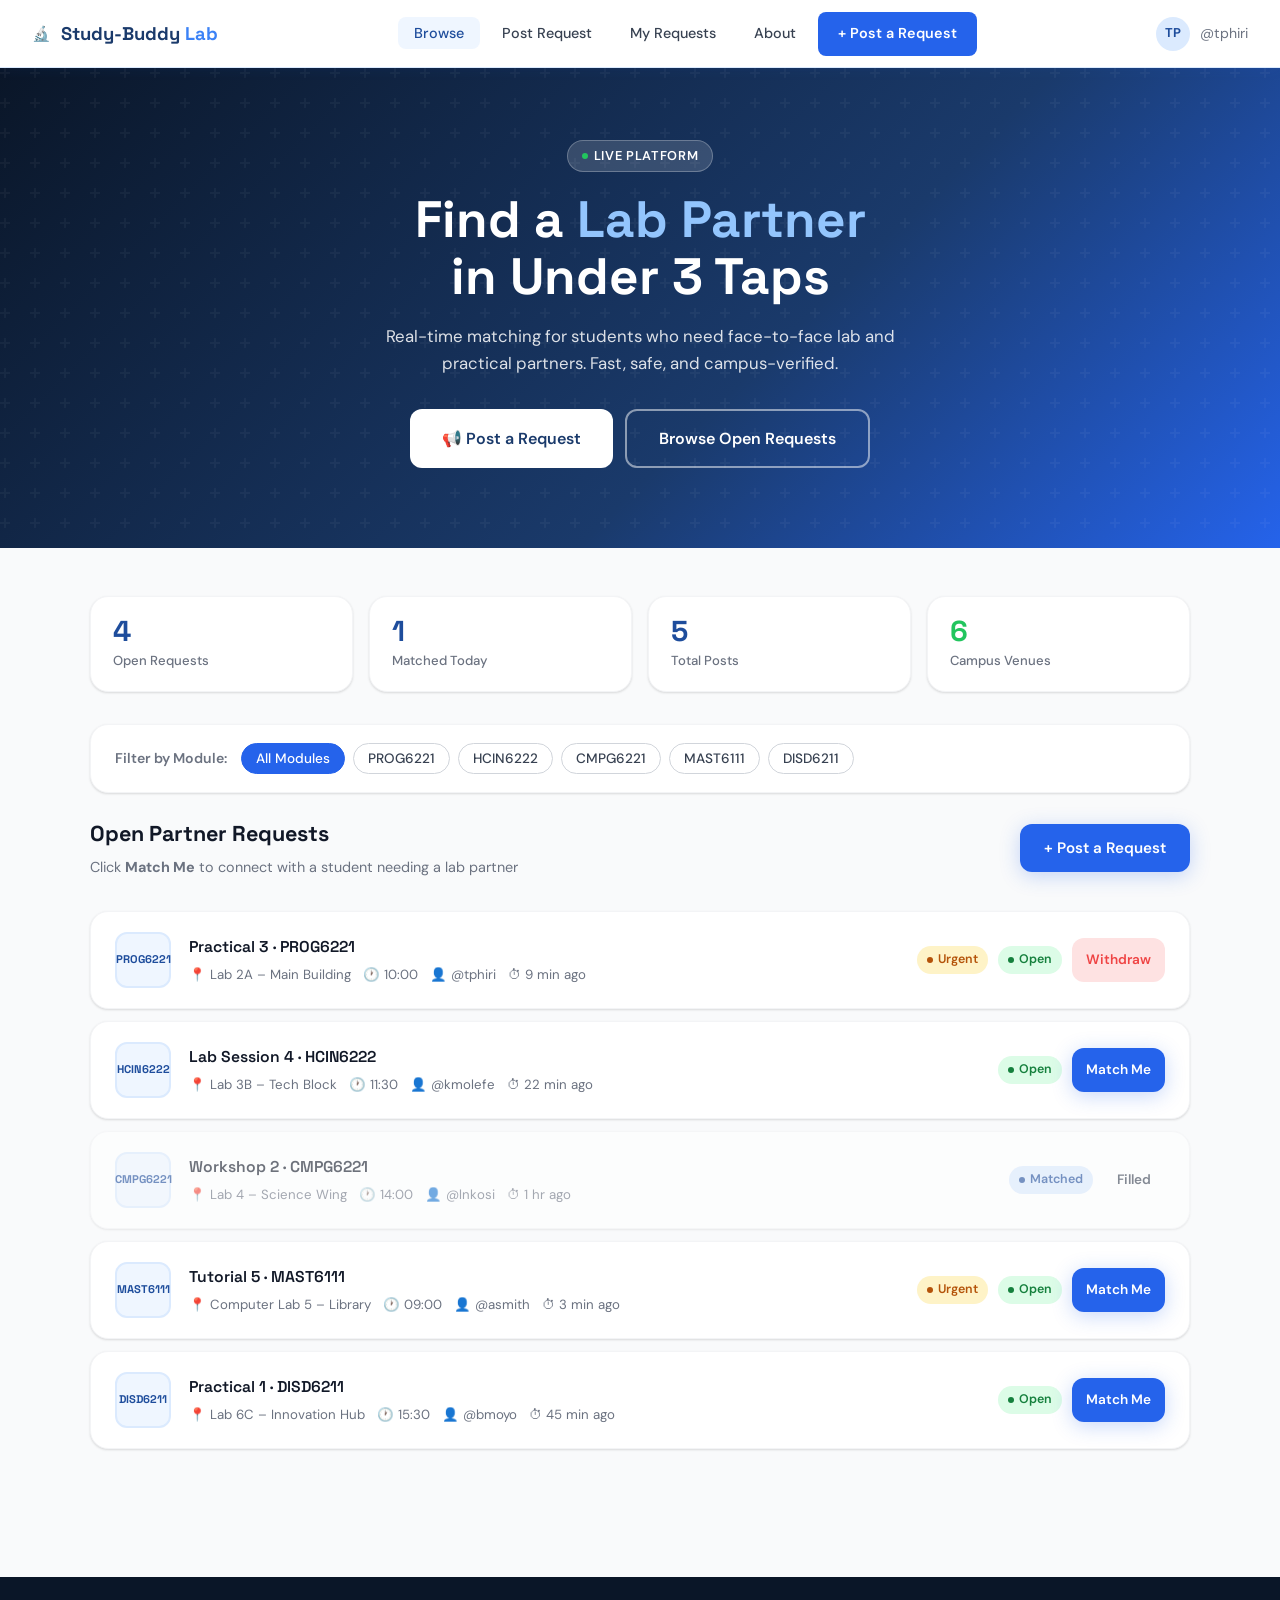
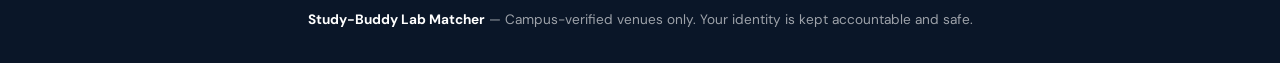
<file: index.html>
<!DOCTYPE html>
<html lang="en">
<head>
  <meta charset="UTF-8" />
  <meta name="viewport" content="width=device-width, initial-scale=1.0" />
  <title>Study-Buddy Lab Matcher – Browse Requests</title>
  <meta name="description" content="Find a lab partner in real time. Browse open partner requests by module and section." />
  <link rel="stylesheet" href="style.css" />
</head>
<body>

<nav class="navbar" role="navigation" aria-label="Main navigation">
  <a href="index.html" aria-label="Home" style="display:flex;align-items:center;gap:10px;text-decoration:none;">
    <div class="brand-icon" aria-hidden="true">🔬</div>
    <span style="font-family:var(--font-display);font-weight:700;font-size:1.15rem;color:var(--blue-700);">Study-Buddy<span style="color:var(--blue-400)"> Lab</span></span>
  </a>
  <ul class="nav-links" role="list">
    <li><a href="index.html" class="active" aria-current="page">Browse</a></li>
    <li><a href="post.html">Post Request</a></li>
    <li><a href="my-requests.html">My Requests</a></li>
    <li><a href="about.html">About</a></li>
    <li><a href="post.html" class="nav-cta btn">+ Post a Request</a></li>
  </ul>
  <div class="nav-user" aria-label="Logged in as tphiri">
    <div class="nav-avatar" aria-hidden="true">TP</div>
    <span>@tphiri</span>
  </div>
</nav>

<div id="toastContainer" class="toast-container" aria-live="polite" aria-atomic="true"></div>

<div class="page-wrapper">
  <section class="hero" aria-label="Site introduction">
    <div class="hero-content">
      <div class="hero-badge">
        <span class="badge-dot" style="background:var(--green-500);"></span>
        Live Platform
      </div>
      <h1>Find a <span>Lab Partner</span><br/>in Under 3 Taps</h1>
      <p>Real-time matching for students who need face-to-face lab and practical partners. Fast, safe, and campus-verified.</p>
      <div class="hero-actions">
        <a href="post.html" class="btn btn-white btn-lg">📢 Post a Request</a>
        <a href="#requests" class="btn btn-lg" style="border:2px solid rgba(255,255,255,0.5);color:white;background:transparent;">Browse Open Requests</a>
      </div>
    </div>
  </section>

  <main class="container section" id="requests">

    <div class="stats-bar" role="region" aria-label="Platform statistics">
      <div class="stat-card">
        <div class="stat-value" id="statOpen">—</div>
        <div class="stat-label">Open Requests</div>
      </div>
      <div class="stat-card">
        <div class="stat-value" id="statMatched">—</div>
        <div class="stat-label">Matched Today</div>
      </div>
      <div class="stat-card">
        <div class="stat-value" id="statTotal">—</div>
        <div class="stat-label">Total Posts</div>
      </div>
      <div class="stat-card">
        <div class="stat-value" style="color:var(--green-500);">6</div>
        <div class="stat-label">Campus Venues</div>
      </div>
    </div>

    <div class="filter-bar" role="search" aria-label="Filter by module">
      <span class="filter-label">Filter by Module:</span>
      <div class="filter-chips" role="group" aria-label="Module filters">
        <button class="chip active" data-module="All" onclick="setFilter('All')" aria-pressed="true">All Modules</button>
        <button class="chip" data-module="PROG6221" onclick="setFilter('PROG6221')" aria-pressed="false">PROG6221</button>
        <button class="chip" data-module="HCIN6222" onclick="setFilter('HCIN6222')" aria-pressed="false">HCIN6222</button>
        <button class="chip" data-module="CMPG6221" onclick="setFilter('CMPG6221')" aria-pressed="false">CMPG6221</button>
        <button class="chip" data-module="MAST6111" onclick="setFilter('MAST6111')" aria-pressed="false">MAST6111</button>
        <button class="chip" data-module="DISD6211" onclick="setFilter('DISD6211')" aria-pressed="false">DISD6211</button>
      </div>
    </div>

    <div class="section-header">
      <div>
        <h2 class="section-title">Open Partner Requests</h2>
        <p class="section-sub">Click <strong>Match Me</strong> to connect with a student needing a lab partner</p>
      </div>
      <a href="post.html" class="btn btn-primary">+ Post a Request</a>
    </div>

    <div id="requestList" role="list" aria-label="Lab partner requests" style="display:flex;flex-direction:column;gap:12px;"></div>

  </main>

  <footer class="footer" role="contentinfo">
    <strong>Study-Buddy Lab Matcher</strong> &mdash; Campus-verified venues only. Your identity is kept accountable and safe.
  </footer>
</div>

<div class="modal-overlay" id="successModal" role="dialog" aria-modal="true" aria-labelledby="successTitle">
  <div class="modal">
    <div class="success-screen">
      <div class="success-icon" aria-hidden="true">🎉</div>
      <h2 id="successTitle">You're all set!</h2>
      <p>
        You've been matched for
        <strong id="matchedModule"></strong> – <strong id="matchedSection"></strong>.
        Head to <strong id="matchedVenue"></strong> at your scheduled time.
      </p>
      <div style="display:flex;gap:10px;justify-content:center;flex-wrap:wrap;">
        <button class="btn btn-primary" onclick="closeModal('successModal')">Great, thanks!</button>
        <a href="my-requests.html" class="btn btn-outline">View My Requests</a>
      </div>
    </div>
  </div>
</div>

<script src="app.js"></script>
<script>
  document.addEventListener('DOMContentLoaded', () => {
    renderRequests('All');
    updateStats();
  });
</script>
</body>
</html>
</file>
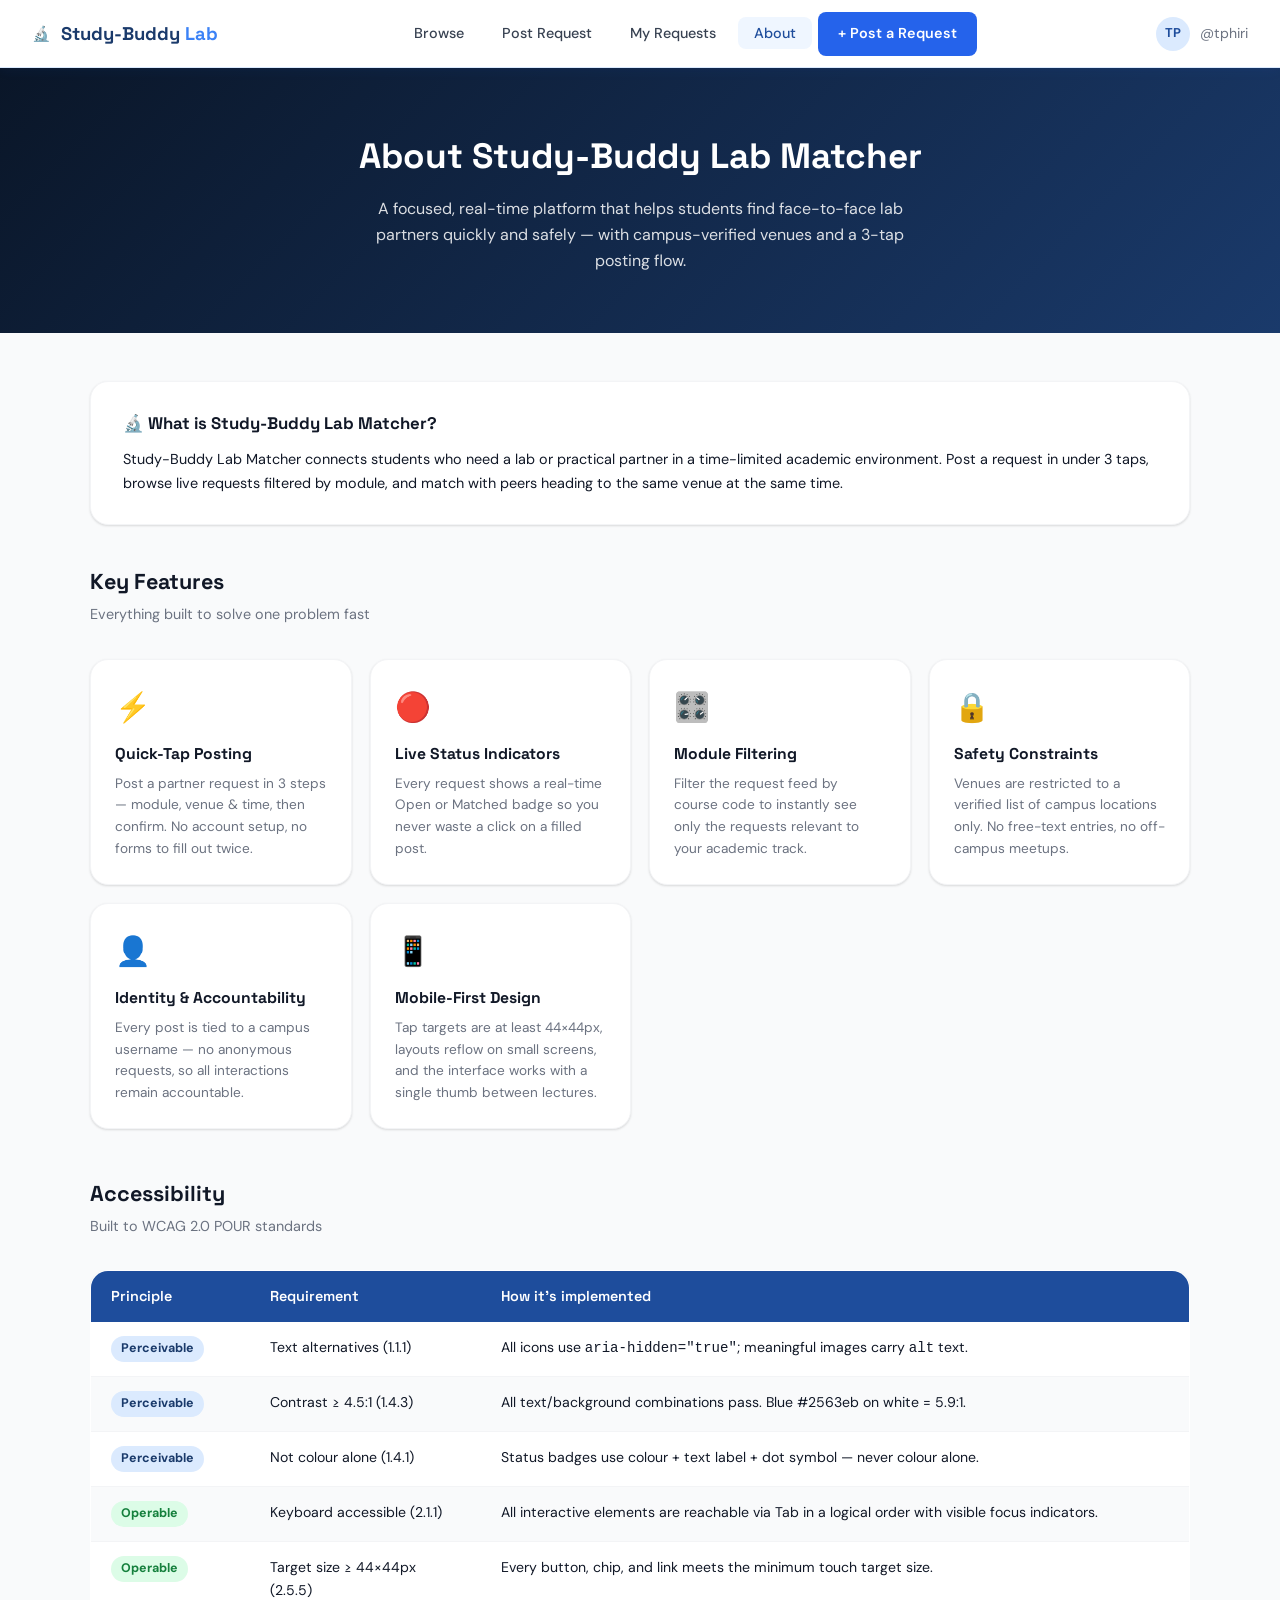
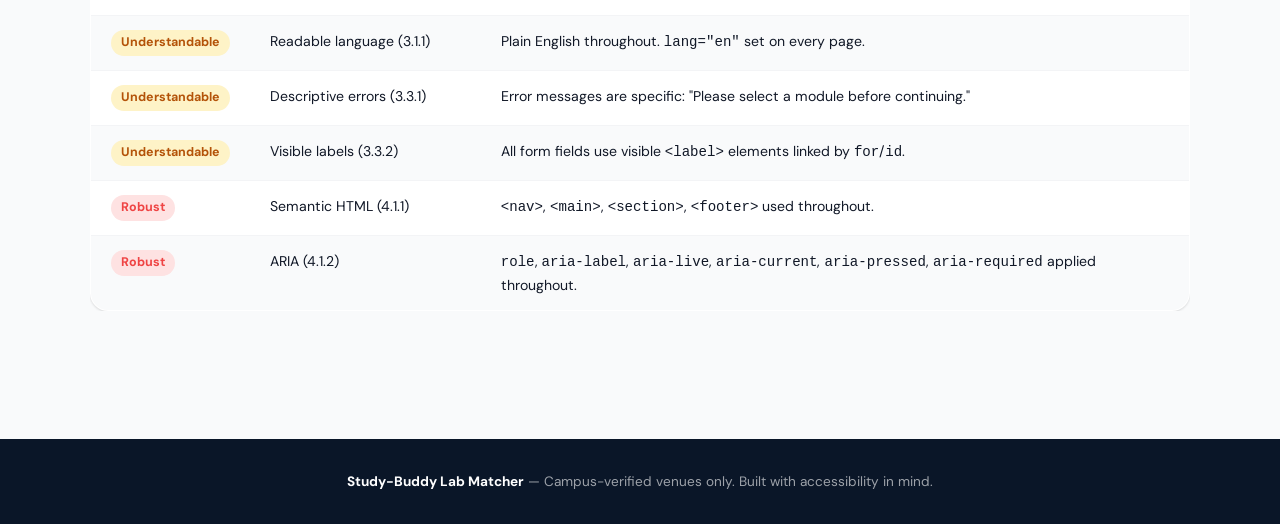
<file: about.html>
<!DOCTYPE html>
<html lang="en">
<head>
  <meta charset="UTF-8" />
  <meta name="viewport" content="width=device-width, initial-scale=1.0" />
  <title>Study-Buddy – About</title>
  <link rel="stylesheet" href="style.css" />
  <style>
    .about-hero { background: linear-gradient(135deg, var(--blue-900), var(--blue-700)); color: white; padding: 60px 32px; text-align: center; }
    .about-hero h1 { font-family: var(--font-display); font-size: 2.2rem; font-weight: 700; margin-bottom: 12px; }
    .about-hero p { opacity: 0.85; max-width: 540px; margin: 0 auto; font-size: 1rem; }
    .features-grid { display: grid; grid-template-columns: repeat(auto-fill, minmax(250px, 1fr)); gap: 18px; margin-top: 24px; }
    .feature-card { background: white; border-radius: var(--radius-lg); border: 1.5px solid var(--gray-100); padding: 24px; box-shadow: var(--shadow-sm); transition: box-shadow var(--transition); }
    .feature-card:hover { box-shadow: var(--shadow-md); }
    .feature-icon { font-size: 1.8rem; margin-bottom: 12px; }
    .feature-title { font-family: var(--font-display); font-weight: 700; font-size: 0.98rem; color: var(--gray-900); margin-bottom: 6px; }
    .feature-desc { font-size: 0.85rem; color: var(--gray-500); line-height: 1.6; }
    .info-block { background: white; border-radius: var(--radius-lg); border: 1.5px solid var(--gray-100); padding: 28px 32px; box-shadow: var(--shadow-sm); margin-bottom: 24px; }
    .info-block h3 { font-family: var(--font-display); font-weight: 700; font-size: 1.05rem; color: var(--gray-900); margin-bottom: 10px; display: flex; align-items: center; gap: 8px; }
    .info-block p, .info-block li { font-size: 0.9rem; color: var(--gray-600); line-height: 1.7; }
    .info-block ul { padding-left: 18px; list-style: disc; }
    .info-block li { margin-bottom: 4px; }
    .access-table { width: 100%; border-collapse: collapse; background: white; border-radius: var(--radius-lg); overflow: hidden; box-shadow: var(--shadow-sm); border: 1.5px solid var(--gray-100); }
    .access-table th { background: var(--blue-600); color: white; padding: 14px 20px; text-align: left; font-family: var(--font-display); font-size: 0.9rem; font-weight: 600; }
    .access-table td { padding: 14px 20px; font-size: 0.88rem; border-bottom: 1px solid var(--gray-100); vertical-align: top; }
    .access-table tr:last-child td { border-bottom: none; }
    .access-table tr:nth-child(even) td { background: var(--gray-50); }
    .tag { display: inline-block; padding: 3px 10px; border-radius: 100px; font-size: 0.78rem; font-weight: 700; }
    .tag-p { background: var(--blue-100); color: var(--blue-700); }
    .tag-o { background: var(--green-100); color: var(--green-700); }
    .tag-u { background: var(--amber-100); color: var(--amber-700); }
    .tag-r { background: var(--red-100); color: var(--red-500); }
  </style>
</head>
<body>

<nav class="navbar" role="navigation" aria-label="Main navigation">
  <a href="index.html" aria-label="Home" style="display:flex;align-items:center;gap:10px;text-decoration:none;">
    <div class="brand-icon" aria-hidden="true">🔬</div>
    <span style="font-family:var(--font-display);font-weight:700;font-size:1.15rem;color:var(--blue-700);">Study-Buddy<span style="color:var(--blue-400)"> Lab</span></span>
  </a>
  <ul class="nav-links">
    <li><a href="index.html">Browse</a></li>
    <li><a href="post.html">Post Request</a></li>
    <li><a href="my-requests.html">My Requests</a></li>
    <li><a href="about.html" class="active" aria-current="page">About</a></li>
    <li><a href="post.html" class="nav-cta btn">+ Post a Request</a></li>
  </ul>
  <div class="nav-user">
    <div class="nav-avatar" aria-hidden="true">TP</div>
    <span>@tphiri</span>
  </div>
</nav>

<div id="toastContainer" class="toast-container" aria-live="polite"></div>

<div class="page-wrapper">

  <section class="about-hero" aria-label="About the platform">
    <h1>About Study-Buddy Lab Matcher</h1>
    <p>A focused, real-time platform that helps students find face-to-face lab partners quickly and safely — with campus-verified venues and a 3-tap posting flow.</p>
  </section>

  <main class="container section">

    <div class="info-block">
      <h3>🔬 What is Study-Buddy Lab Matcher?</h3>
      <p>
        Study-Buddy Lab Matcher connects students who need a lab or practical partner in a time-limited academic environment. Post a request in under 3 taps, browse live requests filtered by module, and match with peers heading to the same venue at the same time.
      </p>
    </div>

    <div class="section-header" style="margin-top:40px;">
      <div>
        <h2 class="section-title">Key Features</h2>
        <p class="section-sub">Everything built to solve one problem fast</p>
      </div>
    </div>

    <div class="features-grid" role="list">
      <div class="feature-card" role="listitem">
        <div class="feature-icon" aria-hidden="true">⚡</div>
        <div class="feature-title">Quick-Tap Posting</div>
        <div class="feature-desc">Post a partner request in 3 steps — module, venue &amp; time, then confirm. No account setup, no forms to fill out twice.</div>
      </div>
      <div class="feature-card" role="listitem">
        <div class="feature-icon" aria-hidden="true">🔴</div>
        <div class="feature-title">Live Status Indicators</div>
        <div class="feature-desc">Every request shows a real-time Open or Matched badge so you never waste a click on a filled post.</div>
      </div>
      <div class="feature-card" role="listitem">
        <div class="feature-icon" aria-hidden="true">🎛️</div>
        <div class="feature-title">Module Filtering</div>
        <div class="feature-desc">Filter the request feed by course code to instantly see only the requests relevant to your academic track.</div>
      </div>
      <div class="feature-card" role="listitem">
        <div class="feature-icon" aria-hidden="true">🔒</div>
        <div class="feature-title">Safety Constraints</div>
        <div class="feature-desc">Venues are restricted to a verified list of campus locations only. No free-text entries, no off-campus meetups.</div>
      </div>
      <div class="feature-card" role="listitem">
        <div class="feature-icon" aria-hidden="true">👤</div>
        <div class="feature-title">Identity &amp; Accountability</div>
        <div class="feature-desc">Every post is tied to a campus username — no anonymous requests, so all interactions remain accountable.</div>
      </div>
      <div class="feature-card" role="listitem">
        <div class="feature-icon" aria-hidden="true">📱</div>
        <div class="feature-title">Mobile-First Design</div>
        <div class="feature-desc">Tap targets are at least 44×44px, layouts reflow on small screens, and the interface works with a single thumb between lectures.</div>
      </div>
    </div>

    <!-- Accessibility -->
    <div style="margin-top:48px;">
      <div class="section-header">
        <div>
          <h2 class="section-title">Accessibility</h2>
          <p class="section-sub">Built to WCAG 2.0 POUR standards</p>
        </div>
      </div>
      <div style="overflow-x:auto;">
        <table class="access-table" role="table" aria-label="WCAG 2.0 accessibility compliance">
          <thead>
            <tr>
              <th scope="col">Principle</th>
              <th scope="col">Requirement</th>
              <th scope="col">How it's implemented</th>
            </tr>
          </thead>
          <tbody>
            <tr>
              <td><span class="tag tag-p">Perceivable</span></td>
              <td>Text alternatives (1.1.1)</td>
              <td>All icons use <code>aria-hidden="true"</code>; meaningful images carry <code>alt</code> text.</td>
            </tr>
            <tr>
              <td><span class="tag tag-p">Perceivable</span></td>
              <td>Contrast ≥ 4.5:1 (1.4.3)</td>
              <td>All text/background combinations pass. Blue #2563eb on white = 5.9:1.</td>
            </tr>
            <tr>
              <td><span class="tag tag-p">Perceivable</span></td>
              <td>Not colour alone (1.4.1)</td>
              <td>Status badges use colour + text label + dot symbol — never colour alone.</td>
            </tr>
            <tr>
              <td><span class="tag tag-o">Operable</span></td>
              <td>Keyboard accessible (2.1.1)</td>
              <td>All interactive elements are reachable via Tab in a logical order with visible focus indicators.</td>
            </tr>
            <tr>
              <td><span class="tag tag-o">Operable</span></td>
              <td>Target size ≥ 44×44px (2.5.5)</td>
              <td>Every button, chip, and link meets the minimum touch target size.</td>
            </tr>
            <tr>
              <td><span class="tag tag-u">Understandable</span></td>
              <td>Readable language (3.1.1)</td>
              <td>Plain English throughout. <code>lang="en"</code> set on every page.</td>
            </tr>
            <tr>
              <td><span class="tag tag-u">Understandable</span></td>
              <td>Descriptive errors (3.3.1)</td>
              <td>Error messages are specific: "Please select a module before continuing."</td>
            </tr>
            <tr>
              <td><span class="tag tag-u">Understandable</span></td>
              <td>Visible labels (3.3.2)</td>
              <td>All form fields use visible <code>&lt;label&gt;</code> elements linked by <code>for</code>/<code>id</code>.</td>
            </tr>
            <tr>
              <td><span class="tag tag-r">Robust</span></td>
              <td>Semantic HTML (4.1.1)</td>
              <td><code>&lt;nav&gt;</code>, <code>&lt;main&gt;</code>, <code>&lt;section&gt;</code>, <code>&lt;footer&gt;</code> used throughout.</td>
            </tr>
            <tr>
              <td><span class="tag tag-r">Robust</span></td>
              <td>ARIA (4.1.2)</td>
              <td><code>role</code>, <code>aria-label</code>, <code>aria-live</code>, <code>aria-current</code>, <code>aria-pressed</code>, <code>aria-required</code> applied throughout.</td>
            </tr>
          </tbody>
        </table>
      </div>
    </div>

  </main>

  <footer class="footer" role="contentinfo">
    <strong>Study-Buddy Lab Matcher</strong> &mdash; Campus-verified venues only. Built with accessibility in mind.
  </footer>
</div>

<script src="app.js"></script>
</body>
</html>
</file>
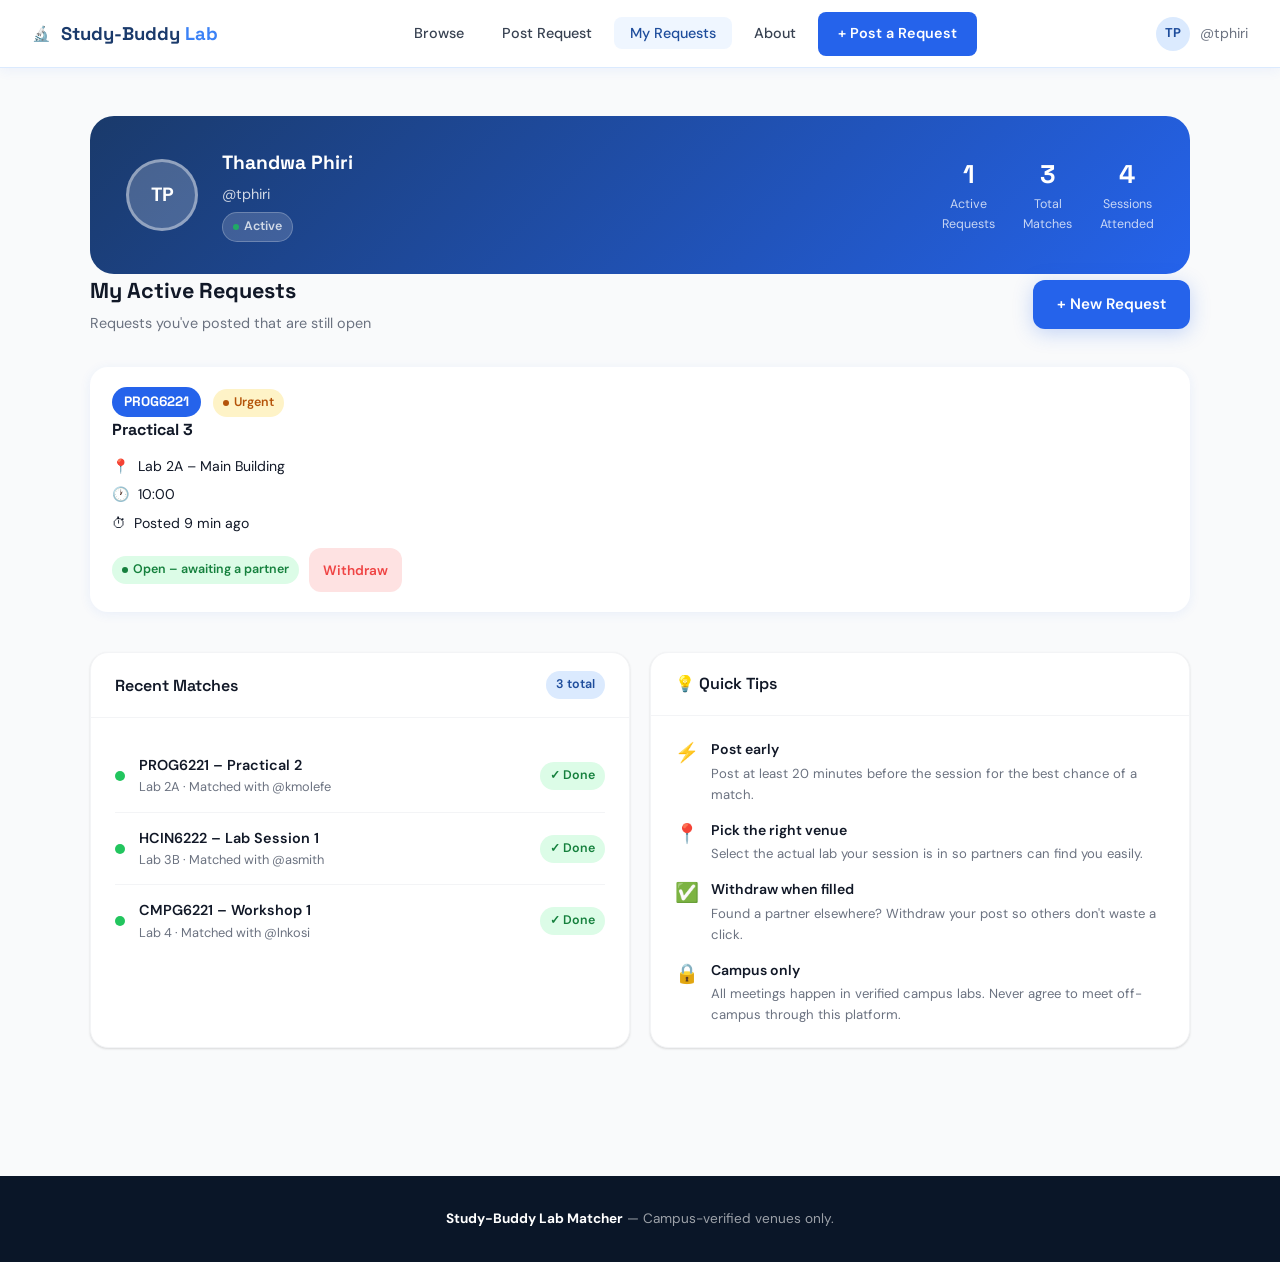
<file: my-requests.html>
<!DOCTYPE html>
<html lang="en">
<head>
  <meta charset="UTF-8" />
  <meta name="viewport" content="width=device-width, initial-scale=1.0" />
  <title>Study-Buddy – My Requests</title>
  <link rel="stylesheet" href="style.css" />
  <style>
    .my-card { background: white; border-radius: var(--radius-lg); border: 1.5px solid var(--gray-100); overflow: hidden; box-shadow: var(--shadow-sm); }
    .my-card-header { padding: 18px 24px; border-bottom: 1.5px solid var(--gray-100); display: flex; align-items: center; justify-content: space-between; flex-wrap: wrap; gap: 10px; }
    .my-card-body { padding: 22px 24px; }
    .history-item { display: flex; align-items: center; gap: 14px; padding: 14px 0; border-bottom: 1px solid var(--gray-100); }
    .history-item:last-child { border-bottom: none; }
    .history-dot { width: 10px; height: 10px; border-radius: 50%; flex-shrink: 0; }
    .history-dot.matched { background: var(--green-500); }
    .profile-banner { background: linear-gradient(135deg, var(--blue-700), var(--blue-500)); border-radius: var(--radius-xl); padding: 32px 36px; color: white; display: flex; align-items: center; flex-wrap: wrap; gap: 24px; }
    .profile-avatar { width: 72px; height: 72px; background: rgba(255,255,255,0.2); border: 3px solid rgba(255,255,255,0.4); border-radius: 50%; display: flex; align-items: center; justify-content: center; font-weight: 700; font-size: 1.2rem; flex-shrink: 0; }
    .profile-info h2 { font-family: var(--font-display); font-size: 1.2rem; font-weight: 700; margin-bottom: 4px; }
    .profile-info p { opacity: 0.8; font-size: 0.9rem; }
    .profile-stats { display: flex; gap: 28px; margin-left: auto; flex-wrap: wrap; }
    .profile-stat { text-align: center; }
    .profile-stat-value { font-family: var(--font-display); font-size: 1.6rem; font-weight: 700; }
    .profile-stat-label { font-size: 0.78rem; opacity: 0.75; }
    .two-col { display: grid; grid-template-columns: 1fr 1fr; gap: 20px; }
    .active-request-card { background: white; border: 1.5px solid var(--blue-200); border-radius: var(--radius-lg); padding: 20px 22px; box-shadow: 0 2px 12px rgba(37,99,235,0.08); }
    .active-module-tag { display: inline-block; background: var(--blue-500); color: white; font-family: var(--font-display); font-weight: 700; font-size: 0.85rem; padding: 4px 12px; border-radius: 100px; }
    .meta-row { display: flex; flex-direction: column; gap: 6px; margin: 12px 0; }
    .meta-item { font-size: 0.88rem; color: var(--gray-600); display: flex; gap: 8px; align-items: center; }
    @media (max-width: 700px) { .two-col { grid-template-columns: 1fr; } .profile-banner { flex-direction: column; } .profile-stats { margin-left: 0; } }
  </style>
</head>
<body>

<nav class="navbar" role="navigation" aria-label="Main navigation">
  <a href="index.html" aria-label="Home" style="display:flex;align-items:center;gap:10px;text-decoration:none;">
    <div class="brand-icon" aria-hidden="true">🔬</div>
    <span style="font-family:var(--font-display);font-weight:700;font-size:1.15rem;color:var(--blue-700);">Study-Buddy<span style="color:var(--blue-400)"> Lab</span></span>
  </a>
  <ul class="nav-links">
    <li><a href="index.html">Browse</a></li>
    <li><a href="post.html">Post Request</a></li>
    <li><a href="my-requests.html" class="active" aria-current="page">My Requests</a></li>
    <li><a href="about.html">About</a></li>
    <li><a href="post.html" class="nav-cta btn">+ Post a Request</a></li>
  </ul>
  <div class="nav-user">
    <div class="nav-avatar" aria-hidden="true">TP</div>
    <span>@tphiri</span>
  </div>
</nav>

<div id="toastContainer" class="toast-container" aria-live="polite"></div>

<div class="page-wrapper">
  <main class="container section">

    <div class="profile-banner" role="region" aria-label="Your profile">
      <div class="profile-avatar" aria-hidden="true">TP</div>
      <div class="profile-info">
        <h2>Thandwa Phiri</h2>
        <p>@tphiri</p>
        <p style="margin-top:6px;">
          <span class="badge" style="background:rgba(255,255,255,0.2);color:white;border:1px solid rgba(255,255,255,0.3);">
            <span class="badge-dot" style="background:var(--green-500);"></span>Active
          </span>
        </p>
      </div>
      <div class="profile-stats">
        <div class="profile-stat">
          <div class="profile-stat-value">1</div>
          <div class="profile-stat-label">Active<br/>Requests</div>
        </div>
        <div class="profile-stat">
          <div class="profile-stat-value">3</div>
          <div class="profile-stat-label">Total<br/>Matches</div>
        </div>
        <div class="profile-stat">
          <div class="profile-stat-value">4</div>
          <div class="profile-stat-label">Sessions<br/>Attended</div>
        </div>
      </div>
    </div>

    <div class="section-header">
      <div>
        <h2 class="section-title">My Active Requests</h2>
        <p class="section-sub">Requests you've posted that are still open</p>
      </div>
      <a href="post.html" class="btn btn-primary">+ New Request</a>
    </div>

    <div id="myRequestList" style="display:flex;flex-direction:column;gap:14px;margin-bottom:40px;"></div>

    <div class="two-col">

      <div class="my-card">
        <div class="my-card-header">
          <h3 style="font-family:var(--font-display);font-weight:600;font-size:1rem;">Recent Matches</h3>
          <span class="badge badge-matched">3 total</span>
        </div>
        <div class="my-card-body">
          <div class="history-item">
            <div class="history-dot matched"></div>
            <div>
              <div style="font-weight:600;font-size:0.9rem;">PROG6221 – Practical 2</div>
              <div style="font-size:0.8rem;color:var(--gray-500);">Lab 2A · Matched with @kmolefe</div>
            </div>
            <span class="badge badge-open" style="margin-left:auto;flex-shrink:0;">✓ Done</span>
          </div>
          <div class="history-item">
            <div class="history-dot matched"></div>
            <div>
              <div style="font-weight:600;font-size:0.9rem;">HCIN6222 – Lab Session 1</div>
              <div style="font-size:0.8rem;color:var(--gray-500);">Lab 3B · Matched with @asmith</div>
            </div>
            <span class="badge badge-open" style="margin-left:auto;flex-shrink:0;">✓ Done</span>
          </div>
          <div class="history-item">
            <div class="history-dot matched"></div>
            <div>
              <div style="font-weight:600;font-size:0.9rem;">CMPG6221 – Workshop 1</div>
              <div style="font-size:0.8rem;color:var(--gray-500);">Lab 4 · Matched with @lnkosi</div>
            </div>
            <span class="badge badge-open" style="margin-left:auto;flex-shrink:0;">✓ Done</span>
          </div>
        </div>
      </div>

      <div class="my-card">
        <div class="my-card-header">
          <h3 style="font-family:var(--font-display);font-weight:600;font-size:1rem;">💡 Quick Tips</h3>
        </div>
        <div class="my-card-body" style="display:flex;flex-direction:column;gap:14px;">
          <div style="display:flex;gap:12px;align-items:flex-start;">
            <span aria-hidden="true" style="font-size:1.2rem;flex-shrink:0;">⚡</span>
            <div>
              <div style="font-weight:600;font-size:0.88rem;margin-bottom:2px;">Post early</div>
              <div style="font-size:0.82rem;color:var(--gray-500);">Post at least 20 minutes before the session for the best chance of a match.</div>
            </div>
          </div>
          <div style="display:flex;gap:12px;align-items:flex-start;">
            <span aria-hidden="true" style="font-size:1.2rem;flex-shrink:0;">📍</span>
            <div>
              <div style="font-weight:600;font-size:0.88rem;margin-bottom:2px;">Pick the right venue</div>
              <div style="font-size:0.82rem;color:var(--gray-500);">Select the actual lab your session is in so partners can find you easily.</div>
            </div>
          </div>
          <div style="display:flex;gap:12px;align-items:flex-start;">
            <span aria-hidden="true" style="font-size:1.2rem;flex-shrink:0;">✅</span>
            <div>
              <div style="font-weight:600;font-size:0.88rem;margin-bottom:2px;">Withdraw when filled</div>
              <div style="font-size:0.82rem;color:var(--gray-500);">Found a partner elsewhere? Withdraw your post so others don't waste a click.</div>
            </div>
          </div>
          <div style="display:flex;gap:12px;align-items:flex-start;">
            <span aria-hidden="true" style="font-size:1.2rem;flex-shrink:0;">🔒</span>
            <div>
              <div style="font-weight:600;font-size:0.88rem;margin-bottom:2px;">Campus only</div>
              <div style="font-size:0.82rem;color:var(--gray-500);">All meetings happen in verified campus labs. Never agree to meet off-campus through this platform.</div>
            </div>
          </div>
        </div>
      </div>

    </div>
  </main>

  <footer class="footer" role="contentinfo">
    <strong>Study-Buddy Lab Matcher</strong> &mdash; Campus-verified venues only.
  </footer>
</div>

<script src="app.js"></script>
<script>
  document.addEventListener('DOMContentLoaded', () => {
    const myReqs = requests.filter(r => r.username === CURRENT_USER.username);
    const list = document.getElementById('myRequestList');
    if (!myReqs.length) {
      list.innerHTML = `<div class="empty-state"><div class="empty-icon">📭</div><div class="empty-title">No active requests</div><p>You haven't posted anything yet. <a href="post.html" style="text-decoration:underline;">Post your first request</a>.</p></div>`;
      return;
    }
    list.innerHTML = myReqs.map(r => `
      <div class="active-request-card" id="my-card-${r.id}">
        <span class="active-module-tag">${r.module}</span>
        ${r.urgent ? '<span class="badge badge-urgent" style="margin-left:8px;"><span class="badge-dot"></span>Urgent</span>' : ''}
        <div style="font-family:var(--font-display);font-weight:700;font-size:1rem;margin-bottom:4px;">${r.section}</div>
        <div class="meta-row">
          <div class="meta-item">📍 <span>${r.venue}</span></div>
          <div class="meta-item">🕐 <span>${r.time}</span></div>
          <div class="meta-item">⏱ <span>Posted ${r.posted}</span></div>
        </div>
        <div style="display:flex;align-items:center;gap:10px;margin-top:14px;flex-wrap:wrap;">
          <span class="badge ${r.status === 'open' ? 'badge-open' : 'badge-matched'}">
            <span class="badge-dot"></span>${r.status === 'open' ? 'Open – awaiting a partner' : 'Matched'}
          </span>
          ${r.status === 'open' ? `<button class="btn btn-danger btn-sm" onclick="withdrawRequest(${r.id}); document.getElementById('my-card-${r.id}').remove();">Withdraw</button>` : ''}
        </div>
      </div>
    `).join('');
    updateStats();
  });
</script>
</body>
</html>
</file>
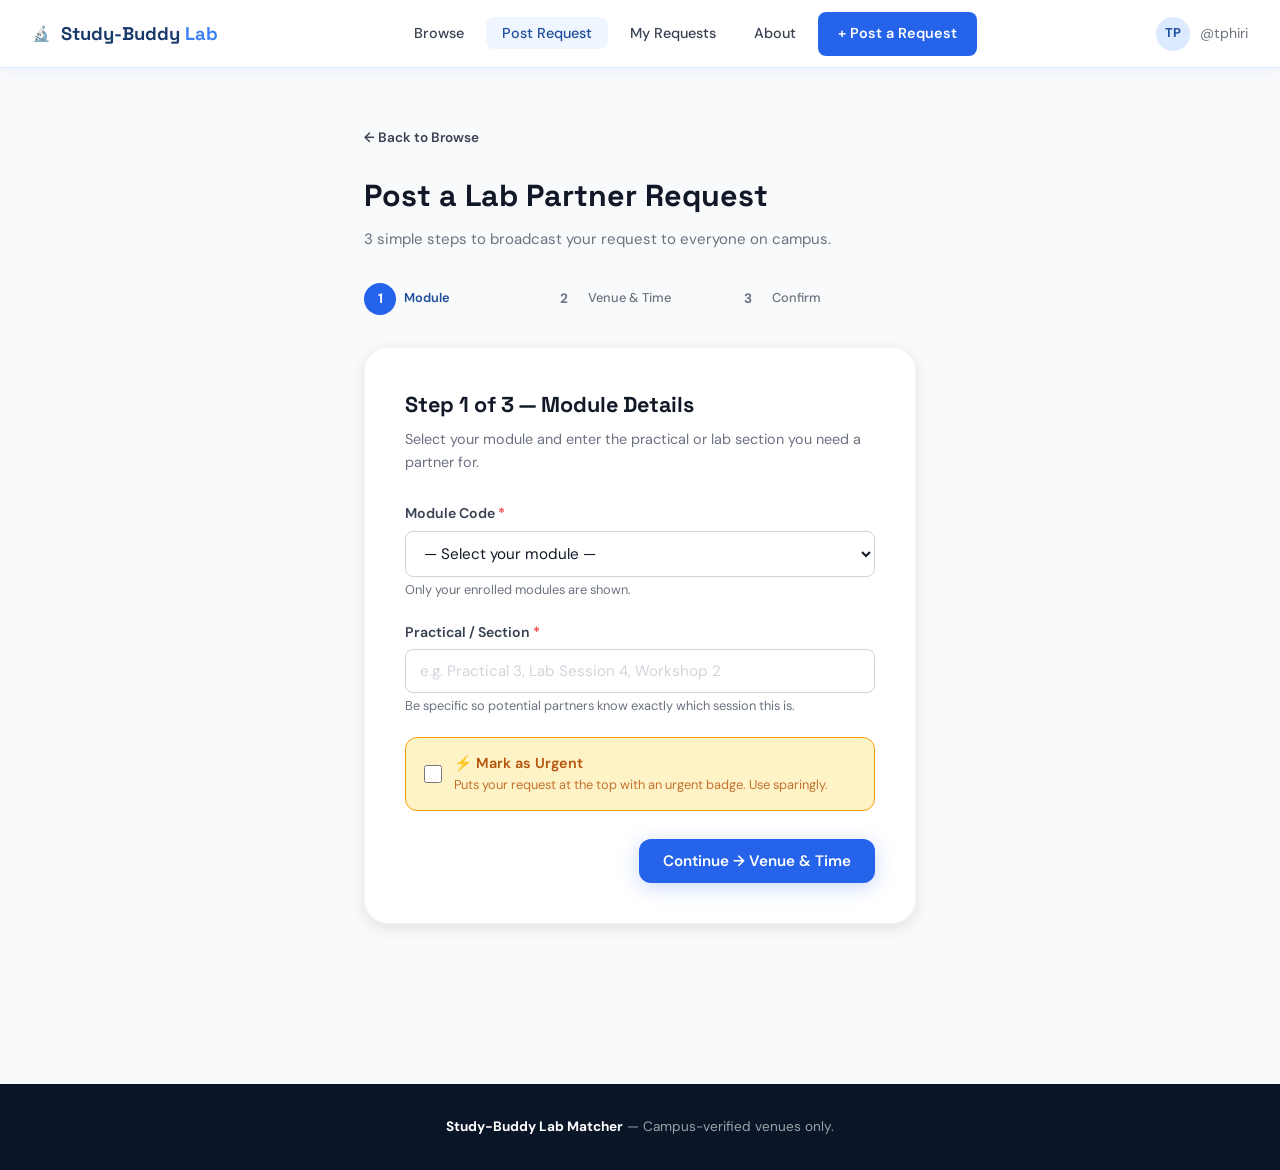
<file: post.html>
<!DOCTYPE html>
<html lang="en">
<head>
  <meta charset="UTF-8" />
  <meta name="viewport" content="width=device-width, initial-scale=1.0" />
  <title>Study-Buddy – Post a Lab Partner Request</title>
  <link rel="stylesheet" href="style.css" />
  <style>
    .post-wrapper { max-width: 600px; margin: 0 auto; padding: 48px 24px 80px; }
    .post-card { background: white; border-radius: var(--radius-xl); padding: 40px; box-shadow: var(--shadow-md); border: 1.5px solid var(--gray-100); }
    .post-heading { font-family: var(--font-display); font-size: 1.35rem; font-weight: 700; color: var(--gray-900); margin-bottom: 6px; }
    .post-sub { color: var(--gray-500); font-size: 0.9rem; margin-bottom: 28px; }
    .review-row { display: flex; justify-content: space-between; align-items: center; padding: 13px 0; border-bottom: 1px solid var(--gray-100); font-size: 0.92rem; }
    .review-row:last-child { border-bottom: none; }
    .review-label { color: var(--gray-500); font-size: 0.83rem; font-weight: 500; }
    .review-value { font-weight: 600; color: var(--gray-900); }
    .urgent-toggle { display: flex; align-items: center; gap: 12px; background: var(--amber-100); border: 1.5px solid var(--amber-500); border-radius: var(--radius-md); padding: 14px 18px; margin-bottom: 20px; }
    .urgent-toggle input[type="checkbox"] { width: 18px; height: 18px; cursor: pointer; accent-color: var(--amber-500); }
    .urgent-toggle-label { font-weight: 600; font-size: 0.9rem; color: var(--amber-700); }
    .urgent-toggle-sub { font-size: 0.8rem; color: var(--amber-700); opacity: 0.8; }
    .safety-notice { background: var(--blue-50); border: 1.5px solid var(--blue-200); border-radius: var(--radius-md); padding: 14px 18px; font-size: 0.85rem; color: var(--blue-700); margin-top: 16px; }
    .step-nav { display: flex; gap: 10px; margin-top: 28px; justify-content: space-between; }
    .step-content { display: none; }
  </style>
</head>
<body>

<nav class="navbar" role="navigation" aria-label="Main navigation">
  <a href="index.html" aria-label="Home" style="display:flex;align-items:center;gap:10px;text-decoration:none;">
    <div class="brand-icon" aria-hidden="true">🔬</div>
    <span style="font-family:var(--font-display);font-weight:700;font-size:1.15rem;color:var(--blue-700);">Study-Buddy<span style="color:var(--blue-400)"> Lab</span></span>
  </a>
  <ul class="nav-links">
    <li><a href="index.html">Browse</a></li>
    <li><a href="post.html" class="active" aria-current="page">Post Request</a></li>
    <li><a href="my-requests.html">My Requests</a></li>
    <li><a href="about.html">About</a></li>
    <li><a href="post.html" class="nav-cta btn">+ Post a Request</a></li>
  </ul>
  <div class="nav-user">
    <div class="nav-avatar" aria-hidden="true">TP</div>
    <span>@tphiri</span>
  </div>
</nav>

<div id="toastContainer" class="toast-container" aria-live="polite"></div>

<div class="page-wrapper">
  <div class="post-wrapper">

    <div style="margin-bottom:32px;">
      <a href="index.html" class="btn btn-ghost btn-sm" style="margin-bottom:12px;padding-left:0;">← Back to Browse</a>
      <h1 style="font-family:var(--font-display);font-size:1.9rem;font-weight:700;color:var(--gray-900);">Post a Lab Partner Request</h1>
      <p style="color:var(--gray-500);margin-top:6px;">3 simple steps to broadcast your request to everyone on campus.</p>
    </div>

    <div class="steps" role="list" aria-label="Progress">
      <div class="step active" role="listitem">
        <div class="step-circle">1</div>
        <span class="step-label">Module</span>
      </div>
      <div class="step" role="listitem">
        <div class="step-circle">2</div>
        <span class="step-label">Venue &amp; Time</span>
      </div>
      <div class="step" role="listitem">
        <div class="step-circle">3</div>
        <span class="step-label">Confirm</span>
      </div>
    </div>

    <div class="post-card">

      <!-- Step 1 -->
      <div id="step1Content" class="step-content" style="display:block;">
        <h2 class="post-heading">Step 1 of 3 — Module Details</h2>
        <p class="post-sub">Select your module and enter the practical or lab section you need a partner for.</p>

        <div class="form-group">
          <label for="moduleSelect" class="form-label">Module Code <span style="color:var(--red-500)">*</span></label>
          <select id="moduleSelect" class="form-control" aria-required="true">
            <option value="">— Select your module —</option>
            <option value="CMPG6221">CMPG6221 – Computer Networks</option>
            <option value="HCIN6222">HCIN6222 – Human-Computer Interaction</option>
            <option value="DISD6211">DISD6211 – Digital Systems Design</option>
            <option value="MAST6111">MAST6111 – Mathematics &amp; Statistics</option>
            <option value="PROG6221">PROG6221 – Programming</option>
            <option value="INPB6211">INPB6211 – Information Processing</option>
            <option value="BISY6211">BISY6211 – Business Information Systems</option>
            <option value="SECU6221">SECU6221 – Cybersecurity</option>
          </select>
          <span class="form-hint">Only your enrolled modules are shown.</span>
        </div>

        <div class="form-group">
          <label for="sectionInput" class="form-label">Practical / Section <span style="color:var(--red-500)">*</span></label>
          <input type="text" id="sectionInput" class="form-control"
            placeholder="e.g. Practical 3, Lab Session 4, Workshop 2"
            maxlength="60" aria-required="true" />
          <span class="form-hint">Be specific so potential partners know exactly which session this is.</span>
        </div>

        <label class="urgent-toggle" for="urgentCheck">
          <input type="checkbox" id="urgentCheck" />
          <div>
            <div class="urgent-toggle-label">⚡ Mark as Urgent</div>
            <div class="urgent-toggle-sub">Puts your request at the top with an urgent badge. Use sparingly.</div>
          </div>
        </label>

        <div class="step-nav">
          <span></span>
          <button class="btn btn-primary" onclick="nextStep(2)">Continue → Venue &amp; Time</button>
        </div>
      </div>

      <!-- Step 2 -->
      <div id="step2Content" class="step-content">
        <h2 class="post-heading">Step 2 of 3 — Venue &amp; Time</h2>
        <p class="post-sub">Select a campus-verified venue and the time of your lab session.</p>

        <div class="form-group">
          <label for="venueSelect" class="form-label">Campus Venue <span style="color:var(--red-500)">*</span></label>
          <select id="venueSelect" class="form-control" aria-required="true">
            <option value="">— Select a venue —</option>
            <option>Lab 2A – Main Building</option>
            <option>Lab 3B – Tech Block</option>
            <option>Lab 4 – Science Wing</option>
            <option>Lab 1 – Engineering Block</option>
            <option>Computer Lab 5 – Library</option>
            <option>Lab 6C – Innovation Hub</option>
          </select>
          <span class="form-hint">Only verified campus locations are available.</span>
        </div>

        <div class="form-group">
          <label for="timeInput" class="form-label">Session Time <span style="color:var(--red-500)">*</span></label>
          <input type="time" id="timeInput" class="form-control" aria-required="true" style="max-width:200px;" />
          <span class="form-hint">When does your lab session start?</span>
        </div>

        <div class="safety-notice" role="note">
          <span aria-hidden="true">🔒</span>
          <div><strong>Safety constraint active:</strong> Only verified campus locations can be selected. Free-text venue entry is disabled to keep all students safe.</div>
        </div>

        <div class="step-nav">
          <button class="btn btn-ghost" onclick="prevStep(1)">← Back</button>
          <button class="btn btn-primary" onclick="nextStep(3)">Continue → Review</button>
        </div>
      </div>

      <!-- Step 3 -->
      <div id="step3Content" class="step-content">
        <h2 class="post-heading">Step 3 of 3 — Review &amp; Post</h2>
        <p class="post-sub">Confirm your details before broadcasting to all students on the platform.</p>

        <div style="background:var(--gray-50);border-radius:var(--radius-md);padding:6px 20px;margin-bottom:20px;">
          <div class="review-row"><span class="review-label">Module</span><span class="review-value" id="reviewModule">—</span></div>
          <div class="review-row"><span class="review-label">Section / Practical</span><span class="review-value" id="reviewSection">—</span></div>
          <div class="review-row"><span class="review-label">Venue</span><span class="review-value" id="reviewVenue">—</span></div>
          <div class="review-row"><span class="review-label">Time</span><span class="review-value" id="reviewTime">—</span></div>
          <div class="review-row"><span class="review-label">Posted by</span><span class="review-value">@tphiri</span></div>
          <div class="review-row"><span class="review-label">Status after posting</span><span class="badge badge-open"><span class="badge-dot"></span>Open</span></div>
        </div>

        <div style="background:var(--blue-50);border:1.5px solid var(--blue-200);border-radius:var(--radius-md);padding:14px 18px;font-size:0.85rem;color:var(--blue-700);">
          ℹ️ Once posted your request is visible to all students instantly. You can withdraw it anytime from <a href="my-requests.html" style="text-decoration:underline;">My Requests</a>.
        </div>

        <div class="step-nav">
          <button class="btn btn-ghost" onclick="prevStep(2)">← Back</button>
          <button class="btn btn-primary btn-lg" onclick="submitRequest()">📢 Post My Request</button>
        </div>
      </div>

    </div>
  </div>

  <footer class="footer" role="contentinfo">
    <strong>Study-Buddy Lab Matcher</strong> &mdash; Campus-verified venues only.
  </footer>
</div>

<script src="app.js"></script>
<script>
  document.addEventListener('DOMContentLoaded', () => { updateStepUI(1); });
</script>
</body>
</html>
</file>
<file: style.css>
/* ============================================
   Study-Buddy Lab Matcher — Global Styles
   HCIN6222 | Thandwa Phiri | ST10449515
   ============================================ */

@import url('https://fonts.googleapis.com/css2?family=DM+Sans:wght@300;400;500;600;700&family=Space+Grotesk:wght@400;500;600;700&display=swap');

/* ── CSS Variables ── */
:root {
  --blue-900: #0a1628;
  --blue-800: #0f2044;
  --blue-700: #1a3a6b;
  --blue-600: #1e4d9c;
  --blue-500: #2563eb;
  --blue-400: #3b82f6;
  --blue-300: #93c5fd;
  --blue-100: #dbeafe;
  --blue-50:  #eff6ff;

  --green-500: #22c55e;
  --green-100: #dcfce7;
  --green-700: #15803d;

  --amber-500: #f59e0b;
  --amber-100: #fef3c7;
  --amber-700: #b45309;

  --red-500: #ef4444;
  --red-100: #fee2e2;

  --gray-900: #111827;
  --gray-700: #374151;
  --gray-500: #6b7280;
  --gray-300: #d1d5db;
  --gray-100: #f3f4f6;
  --gray-50:  #f9fafb;
  --white: #ffffff;

  --radius-sm: 8px;
  --radius-md: 12px;
  --radius-lg: 18px;
  --radius-xl: 24px;

  --shadow-sm: 0 1px 3px rgba(0,0,0,0.08), 0 1px 2px rgba(0,0,0,0.06);
  --shadow-md: 0 4px 16px rgba(0,0,0,0.1);
  --shadow-lg: 0 10px 40px rgba(0,0,0,0.14);
  --shadow-blue: 0 4px 20px rgba(37,99,235,0.25);

  --font-display: 'Space Grotesk', sans-serif;
  --font-body: 'DM Sans', sans-serif;

  --nav-height: 68px;
  --transition: 0.22s cubic-bezier(0.4,0,0.2,1);
}

/* ── Reset ── */
*, *::before, *::after { box-sizing: border-box; margin: 0; padding: 0; }
html { scroll-behavior: smooth; }
body {
  font-family: var(--font-body);
  font-size: 15px;
  line-height: 1.6;
  color: var(--gray-900);
  background: var(--gray-50);
  min-height: 100vh;
}
a { text-decoration: none; color: inherit; }
ul { list-style: none; }
img { max-width: 100%; display: block; }
button { cursor: pointer; border: none; background: none; font-family: inherit; }
input, select, textarea { font-family: inherit; }

/* ── Navbar ── */
.navbar {
  position: fixed;
  top: 0; left: 0; right: 0;
  height: var(--nav-height);
  background: var(--white);
  border-bottom: 1.5px solid var(--blue-100);
  display: flex;
  align-items: center;
  justify-content: space-between;
  padding: 0 32px;
  z-index: 100;
  box-shadow: 0 2px 12px rgba(37,99,235,0.07);
}
.nav-brand {
  display: flex;
  align-items: center;
  gap: 10px;
  font-family: var(--font-display);
  font-weight: 700;
  font-size: 1.15rem;
  color: var(--blue-700);
}
.nav-brand .brand-icon {
  width: 36px; height: 36px;
  background: linear-gradient(135deg, var(--blue-500), var(--blue-700));
  border-radius: 10px;
  display: flex; align-items: center; justify-content: center;
  color: white;
  font-size: 1rem;
}
.nav-links {
  display: flex;
  align-items: center;
  gap: 6px;
}
.nav-links a {
  padding: 7px 16px;
  border-radius: var(--radius-sm);
  font-size: 0.9rem;
  font-weight: 500;
  color: var(--gray-700);
  transition: background var(--transition), color var(--transition);
}
.nav-links a:hover, .nav-links a.active {
  background: var(--blue-50);
  color: var(--blue-600);
}
.nav-cta {
  background: var(--blue-500) !important;
  color: white !important;
  border-radius: var(--radius-sm);
  padding: 8px 20px !important;
  font-weight: 600 !important;
  transition: background var(--transition) !important;
}
.nav-cta:hover { background: var(--blue-600) !important; }
.nav-user {
  display: flex;
  align-items: center;
  gap: 10px;
  font-size: 0.88rem;
  color: var(--gray-500);
}
.nav-avatar {
  width: 34px; height: 34px;
  background: var(--blue-100);
  border-radius: 50%;
  display: flex; align-items: center; justify-content: center;
  font-weight: 700;
  color: var(--blue-600);
  font-size: 0.8rem;
}

/* ── Page Layout ── */
.page-wrapper {
  padding-top: var(--nav-height);
  min-height: 100vh;
}

/* ── Hero Section ── */
.hero {
  background: linear-gradient(135deg, var(--blue-900) 0%, var(--blue-700) 60%, var(--blue-500) 100%);
  color: white;
  padding: 72px 32px 80px;
  text-align: center;
  position: relative;
  overflow: hidden;
}
.hero::before {
  content: '';
  position: absolute; inset: 0;
  background: url("data:image/svg+xml,%3Csvg width='60' height='60' viewBox='0 0 60 60' xmlns='http://www.w3.org/2000/svg'%3E%3Cg fill='none' fill-rule='evenodd'%3E%3Cg fill='%23ffffff' fill-opacity='0.04'%3E%3Cpath d='M36 34v-4h-2v4h-4v2h4v4h2v-4h4v-2h-4zm0-30V0h-2v4h-4v2h4v4h2V6h4V4h-4zM6 34v-4H4v4H0v2h4v4h2v-4h4v-2H6zM6 4V0H4v4H0v2h4v4h2V6h4V4H6z'/%3E%3C/g%3E%3C/g%3E%3C/svg%3E");
}
.hero-content { position: relative; max-width: 680px; margin: 0 auto; }
.hero-badge {
  display: inline-flex;
  align-items: center;
  gap: 6px;
  background: rgba(255,255,255,0.15);
  border: 1px solid rgba(255,255,255,0.25);
  padding: 5px 14px;
  border-radius: 100px;
  font-size: 0.8rem;
  font-weight: 600;
  letter-spacing: 0.05em;
  text-transform: uppercase;
  margin-bottom: 20px;
}
.hero h1 {
  font-family: var(--font-display);
  font-size: clamp(2rem, 5vw, 3.2rem);
  font-weight: 700;
  line-height: 1.1;
  margin-bottom: 18px;
}
.hero h1 span { color: var(--blue-300); }
.hero p {
  font-size: 1.05rem;
  opacity: 0.85;
  max-width: 520px;
  margin: 0 auto 32px;
}
.hero-actions {
  display: flex;
  gap: 12px;
  justify-content: center;
  flex-wrap: wrap;
}

/* ── Buttons ── */
.btn {
  display: inline-flex;
  align-items: center;
  gap: 8px;
  padding: 12px 24px;
  border-radius: var(--radius-md);
  font-size: 0.95rem;
  font-weight: 600;
  transition: all var(--transition);
  min-height: 44px;
  min-width: 44px;
}
.btn-primary {
  background: var(--blue-500);
  color: white;
  box-shadow: var(--shadow-blue);
}
.btn-primary:hover { background: var(--blue-600); transform: translateY(-1px); }
.btn-white {
  background: white;
  color: var(--blue-700);
}
.btn-white:hover { background: var(--blue-50); transform: translateY(-1px); }
.btn-outline {
  background: transparent;
  border: 2px solid var(--blue-500);
  color: var(--blue-500);
}
.btn-outline:hover { background: var(--blue-50); }
.btn-ghost {
  background: transparent;
  color: var(--gray-700);
}
.btn-ghost:hover { background: var(--gray-100); }
.btn-danger {
  background: var(--red-100);
  color: var(--red-500);
}
.btn-danger:hover { background: var(--red-500); color: white; }
.btn-sm { padding: 7px 14px; font-size: 0.85rem; }
.btn-lg { padding: 15px 32px; font-size: 1rem; }

/* ── Cards ── */
.card {
  background: white;
  border-radius: var(--radius-lg);
  box-shadow: var(--shadow-sm);
  border: 1.5px solid var(--gray-100);
  transition: box-shadow var(--transition), transform var(--transition);
}
.card:hover { box-shadow: var(--shadow-md); }

/* ── Status Badges ── */
.badge {
  display: inline-flex;
  align-items: center;
  gap: 5px;
  padding: 4px 10px;
  border-radius: 100px;
  font-size: 0.78rem;
  font-weight: 600;
}
.badge-open {
  background: var(--green-100);
  color: var(--green-700);
}
.badge-matched {
  background: var(--blue-100);
  color: var(--blue-600);
}
.badge-urgent {
  background: var(--amber-100);
  color: var(--amber-700);
}
.badge-dot {
  width: 6px; height: 6px;
  border-radius: 50%;
  background: currentColor;
  animation: pulse 2s infinite;
}
@keyframes pulse {
  0%, 100% { opacity: 1; }
  50% { opacity: 0.4; }
}

/* ── Section / Container ── */
.container { max-width: 1100px; margin: 0 auto; padding: 0 24px; }
.section { padding: 48px 0; }
.section-header {
  margin-bottom: 32px;
  display: flex;
  align-items: center;
  justify-content: space-between;
  flex-wrap: wrap;
  gap: 12px;
}
.section-title {
  font-family: var(--font-display);
  font-size: 1.35rem;
  font-weight: 700;
  color: var(--gray-900);
}
.section-sub { font-size: 0.9rem; color: var(--gray-500); margin-top: 4px; }

/* ── Form Elements ── */
.form-group { margin-bottom: 20px; }
.form-label {
  display: block;
  font-size: 0.88rem;
  font-weight: 600;
  color: var(--gray-700);
  margin-bottom: 6px;
}
.form-control {
  width: 100%;
  padding: 11px 14px;
  border: 1.5px solid var(--gray-300);
  border-radius: var(--radius-sm);
  font-size: 0.95rem;
  color: var(--gray-900);
  background: white;
  transition: border-color var(--transition), box-shadow var(--transition);
  min-height: 44px;
}
.form-control:focus {
  outline: none;
  border-color: var(--blue-400);
  box-shadow: 0 0 0 3px rgba(59,130,246,0.15);
}
.form-control::placeholder { color: var(--gray-300); }
select.form-control { cursor: pointer; }
.form-hint { font-size: 0.8rem; color: var(--gray-500); margin-top: 5px; }
.form-error { font-size: 0.8rem; color: var(--red-500); margin-top: 5px; display: none; }
.form-control.error { border-color: var(--red-500); }
.form-control.error + .form-error { display: block; }

/* ── Filter Bar ── */
.filter-bar {
  background: white;
  border: 1.5px solid var(--gray-100);
  border-radius: var(--radius-lg);
  padding: 18px 24px;
  display: flex;
  align-items: center;
  gap: 14px;
  flex-wrap: wrap;
  margin-bottom: 24px;
  box-shadow: var(--shadow-sm);
}
.filter-bar .filter-label {
  font-weight: 600;
  font-size: 0.88rem;
  color: var(--gray-500);
  white-space: nowrap;
}
.filter-chips {
  display: flex;
  gap: 8px;
  flex-wrap: wrap;
}
.chip {
  padding: 6px 14px;
  border-radius: 100px;
  font-size: 0.85rem;
  font-weight: 500;
  border: 1.5px solid var(--gray-300);
  color: var(--gray-700);
  background: white;
  cursor: pointer;
  transition: all var(--transition);
}
.chip:hover { border-color: var(--blue-400); color: var(--blue-600); }
.chip.active {
  background: var(--blue-500);
  border-color: var(--blue-500);
  color: white;
}

/* ── Request Card ── */
.request-card {
  background: white;
  border-radius: var(--radius-lg);
  border: 1.5px solid var(--gray-100);
  padding: 20px 24px;
  display: flex;
  align-items: center;
  gap: 18px;
  transition: all var(--transition);
  box-shadow: var(--shadow-sm);
}
.request-card:hover { box-shadow: var(--shadow-md); transform: translateY(-1px); border-color: var(--blue-200); }
.request-card.matched { opacity: 0.6; }
.request-module {
  width: 56px; height: 56px;
  border-radius: var(--radius-md);
  background: var(--blue-50);
  border: 2px solid var(--blue-100);
  display: flex; align-items: center; justify-content: center;
  font-family: var(--font-display);
  font-weight: 700;
  font-size: 0.7rem;
  color: var(--blue-600);
  text-align: center;
  line-height: 1.2;
  flex-shrink: 0;
}
.request-info { flex: 1; min-width: 0; }
.request-title {
  font-family: var(--font-display);
  font-weight: 600;
  font-size: 0.98rem;
  color: var(--gray-900);
  margin-bottom: 4px;
}
.request-meta {
  display: flex;
  flex-wrap: wrap;
  gap: 12px;
  font-size: 0.83rem;
  color: var(--gray-500);
}
.request-meta span { display: flex; align-items: center; gap: 4px; }
.request-actions { display: flex; align-items: center; gap: 10px; flex-shrink: 0; }

/* ── Stats Bar ── */
.stats-bar {
  display: grid;
  grid-template-columns: repeat(auto-fit, minmax(140px, 1fr));
  gap: 16px;
  margin-bottom: 32px;
}
.stat-card {
  background: white;
  border: 1.5px solid var(--gray-100);
  border-radius: var(--radius-lg);
  padding: 20px 22px;
  box-shadow: var(--shadow-sm);
}
.stat-value {
  font-family: var(--font-display);
  font-size: 1.8rem;
  font-weight: 700;
  color: var(--blue-600);
  line-height: 1;
  margin-bottom: 4px;
}
.stat-label { font-size: 0.82rem; color: var(--gray-500); font-weight: 500; }

/* ── Toast Notification ── */
.toast-container {
  position: fixed;
  top: 80px; right: 24px;
  display: flex;
  flex-direction: column;
  gap: 10px;
  z-index: 999;
}
.toast {
  background: white;
  border-radius: var(--radius-md);
  padding: 14px 18px;
  display: flex;
  align-items: center;
  gap: 12px;
  box-shadow: var(--shadow-lg);
  border-left: 4px solid var(--blue-500);
  font-size: 0.9rem;
  font-weight: 500;
  animation: slideIn 0.3s ease, fadeOut 0.4s ease 3s forwards;
  max-width: 340px;
}
.toast.success { border-color: var(--green-500); }
.toast.warning { border-color: var(--amber-500); }
.toast.error { border-color: var(--red-500); }
.toast-icon { font-size: 1.1rem; }
@keyframes slideIn { from { transform: translateX(120%); opacity: 0; } to { transform: translateX(0); opacity: 1; } }
@keyframes fadeOut { to { transform: translateX(120%); opacity: 0; } }

/* ── Modal ── */
.modal-overlay {
  position: fixed; inset: 0;
  background: rgba(10,22,40,0.6);
  backdrop-filter: blur(4px);
  display: flex; align-items: center; justify-content: center;
  z-index: 200;
  opacity: 0;
  pointer-events: none;
  transition: opacity var(--transition);
}
.modal-overlay.open { opacity: 1; pointer-events: all; }
.modal {
  background: white;
  border-radius: var(--radius-xl);
  padding: 36px 40px;
  max-width: 520px;
  width: calc(100% - 48px);
  box-shadow: var(--shadow-lg);
  transform: scale(0.95) translateY(10px);
  transition: transform var(--transition);
}
.modal-overlay.open .modal { transform: scale(1) translateY(0); }
.modal-header {
  display: flex;
  align-items: flex-start;
  justify-content: space-between;
  margin-bottom: 24px;
}
.modal-title {
  font-family: var(--font-display);
  font-size: 1.2rem;
  font-weight: 700;
  color: var(--gray-900);
}
.modal-close {
  width: 32px; height: 32px;
  border-radius: 50%;
  background: var(--gray-100);
  display: flex; align-items: center; justify-content: center;
  color: var(--gray-500);
  font-size: 1.1rem;
  transition: background var(--transition);
}
.modal-close:hover { background: var(--gray-200); }
.modal-footer {
  margin-top: 28px;
  display: flex;
  gap: 10px;
  justify-content: flex-end;
}

/* ── Steps Indicator ── */
.steps {
  display: flex;
  align-items: center;
  gap: 0;
  margin-bottom: 32px;
}
.step {
  display: flex;
  align-items: center;
  gap: 8px;
  flex: 1;
}
.step:not(:last-child)::after {
  content: '';
  flex: 1;
  height: 2px;
  background: var(--gray-200);
  margin: 0 8px;
}
.step.done::after { background: var(--blue-500); }
.step-circle {
  width: 32px; height: 32px;
  border-radius: 50%;
  background: var(--gray-200);
  color: var(--gray-500);
  display: flex; align-items: center; justify-content: center;
  font-size: 0.85rem;
  font-weight: 700;
  flex-shrink: 0;
  transition: all var(--transition);
}
.step.active .step-circle { background: var(--blue-500); color: white; }
.step.done .step-circle { background: var(--green-500); color: white; }
.step-label { font-size: 0.8rem; font-weight: 500; color: var(--gray-500); white-space: nowrap; }
.step.active .step-label { color: var(--blue-600); font-weight: 600; }
.step.done .step-label { color: var(--green-700); }

/* ── Empty State ── */
.empty-state {
  text-align: center;
  padding: 64px 24px;
  color: var(--gray-500);
}
.empty-icon { font-size: 3rem; margin-bottom: 16px; opacity: 0.5; }
.empty-title { font-family: var(--font-display); font-weight: 600; font-size: 1.1rem; color: var(--gray-700); margin-bottom: 8px; }

/* ── Success Screen ── */
.success-screen {
  text-align: center;
  padding: 32px;
}
.success-icon {
  width: 80px; height: 80px;
  background: var(--green-100);
  border-radius: 50%;
  display: flex; align-items: center; justify-content: center;
  font-size: 2.2rem;
  margin: 0 auto 20px;
  animation: popIn 0.5s cubic-bezier(0.68,-0.55,0.265,1.55);
}
@keyframes popIn { from { transform: scale(0); } to { transform: scale(1); } }
.success-screen h2 {
  font-family: var(--font-display);
  font-size: 1.4rem;
  font-weight: 700;
  margin-bottom: 8px;
  color: var(--green-700);
}
.success-screen p { color: var(--gray-500); max-width: 320px; margin: 0 auto 24px; }

/* ── Footer ── */
.footer {
  background: var(--blue-900);
  color: rgba(255,255,255,0.6);
  padding: 32px;
  text-align: center;
  font-size: 0.85rem;
  margin-top: 80px;
}
.footer strong { color: white; }

/* ── Responsive ── */
@media (max-width: 768px) {
  .navbar { padding: 0 16px; }
  .nav-links a:not(.nav-cta) { display: none; }
  .hero { padding: 48px 20px 56px; }
  .container { padding: 0 16px; }
  .request-card { flex-direction: column; align-items: flex-start; }
  .request-actions { width: 100%; }
  .modal { padding: 24px 20px; }
  .filter-bar { flex-direction: column; align-items: flex-start; }
}

/* ── Utility ── */
.text-center { text-align: center; }
.text-blue { color: var(--blue-500); }
.text-muted { color: var(--gray-500); }
.fw-600 { font-weight: 600; }
.mt-8 { margin-top: 8px; }
.mt-16 { margin-top: 16px; }
.mt-24 { margin-top: 24px; }
.mb-24 { margin-bottom: 24px; }
.flex { display: flex; }
.items-center { align-items: center; }
.gap-8 { gap: 8px; }
.gap-12 { gap: 12px; }
.divider { height: 1px; background: var(--gray-100); margin: 24px 0; }
</file>
